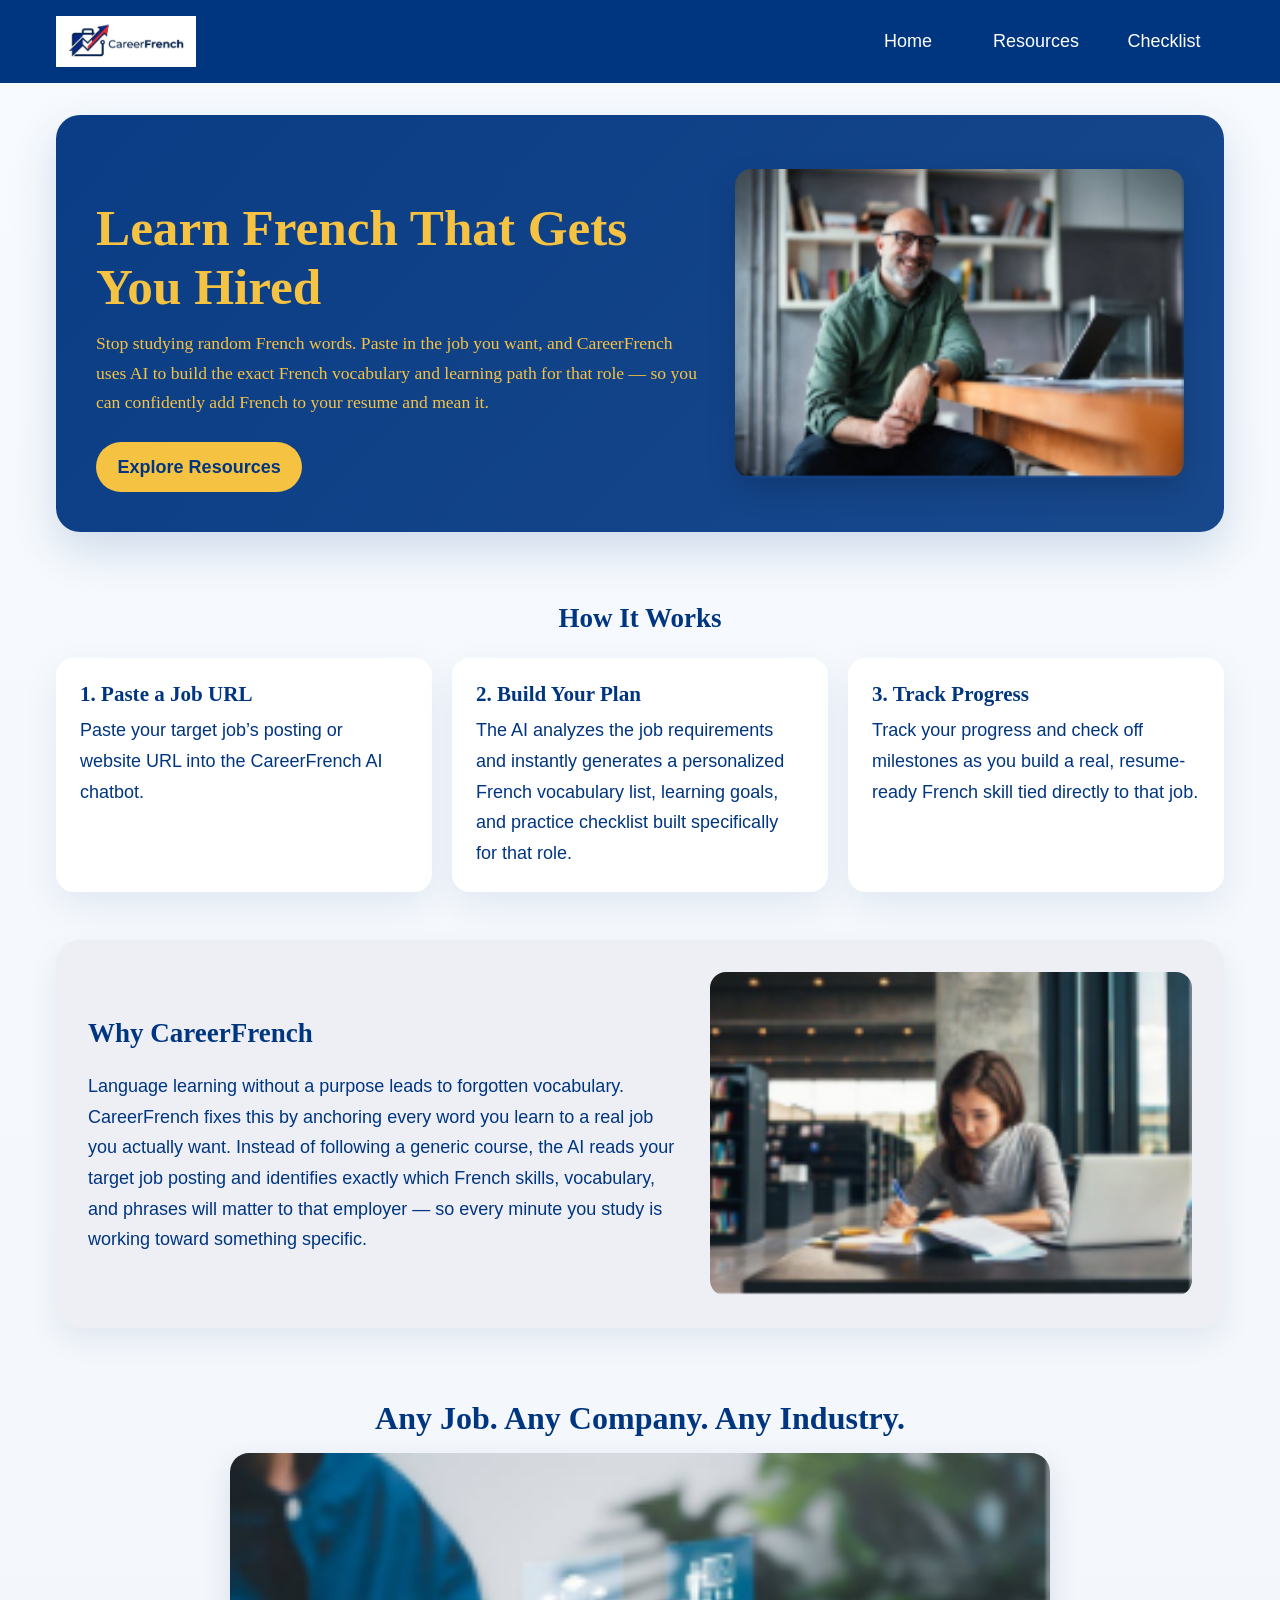
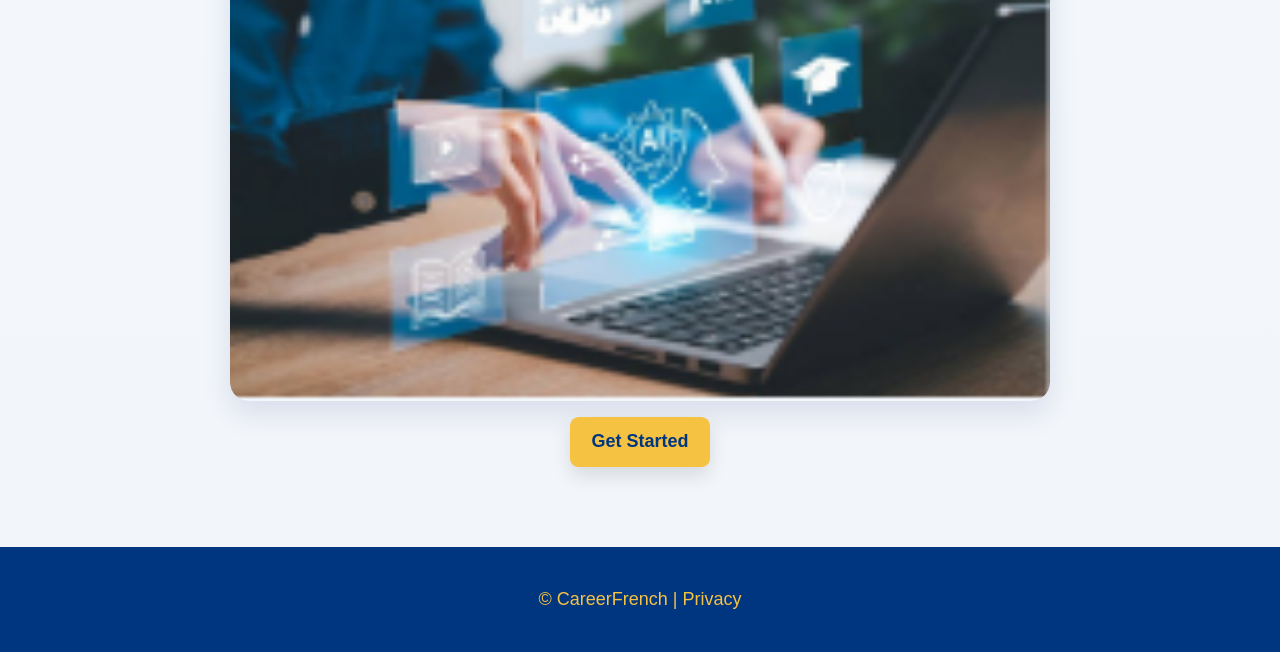
<file: index.html>
<!doctype html>
<html lang="en">
  <head>
    <meta charset="UTF-8" />
    <meta name="viewport" content="width=device-width, initial-scale=1.0" />
    <title>HOME PAGE</title>
    <link rel="stylesheet" href="styles/styles.css" />
  </head>
  <body>
    <header>
      <nav>
        <a href="index.html" class="brand-link">
          <img src="images/Logo-cropped.png" alt="CareerFrench Logo" />
        </a>
        <ul>
          <li><a href="index.html">Home</a></li>
          <li><a href="resources.html">Resources</a></li>
          <li><a href="checklist.html">Checklist</a></li>
        </ul>
      </nav>
    </header>

    <main class="home-page">
      <section class="hero">
        <div class="hero-text">
          <h1>Learn French That Gets You Hired</h1>
          <h3>
            Stop studying random French words. Paste in the job you want, and
            CareerFrench uses AI to build the exact French vocabulary and
            learning path for that role — so you can confidently add French to
            your resume and mean it.
          </h3>
          <a class="button" href="resources.html">Explore Resources</a>
        </div>
        <div class="hero-image">
          <img src="images/Home_1.png" alt="CareerFrench learning flow" />
        </div>
      </section>

      <section class="steps-section">
        <h2>How It Works</h2>
        <div class="step-grid">
          <article class="step-card">
            <h3>1. Paste a Job URL</h3>
            <p>
              Paste your target job’s posting or website URL into the
              CareerFrench AI chatbot.
            </p>
          </article>
          <article class="step-card">
            <h3>2. Build Your Plan</h3>
            <p>
              The AI analyzes the job requirements and instantly generates a
              personalized French vocabulary list, learning goals, and practice
              checklist built specifically for that role.
            </p>
          </article>
          <article class="step-card">
            <h3>3. Track Progress</h3>
            <p>
              Track your progress and check off milestones as you build a real,
              resume-ready French skill tied directly to that job.
            </p>
          </article>
        </div>
      </section>

      <section class="why-section">
        <div class="why-text">
          <h2>Why CareerFrench</h2>
          <p>
            Language learning without a purpose leads to forgotten vocabulary.
            CareerFrench fixes this by anchoring every word you learn to a real
            job you actually want. Instead of following a generic course, the AI
            reads your target job posting and identifies exactly which French
            skills, vocabulary, and phrases will matter to that employer — so
            every minute you study is working toward something specific.
          </p>
        </div>
        <img src="images/Home_2.png" alt="Why CareerFrench" />
      </section>

      <section class="industries">
        <h3>Any Job. Any Company. Any Industry.</h3>
        <img src="images/Home_3.png" alt="CareerFrench examples" />
        <a class="hero-cta square-cta" href="resources.html">Get Started</a>
      </section>
    </main>

    <footer>
      <p>&copy; CareerFrench | Privacy</p>
    </footer>
  </body>
</html>
</file>
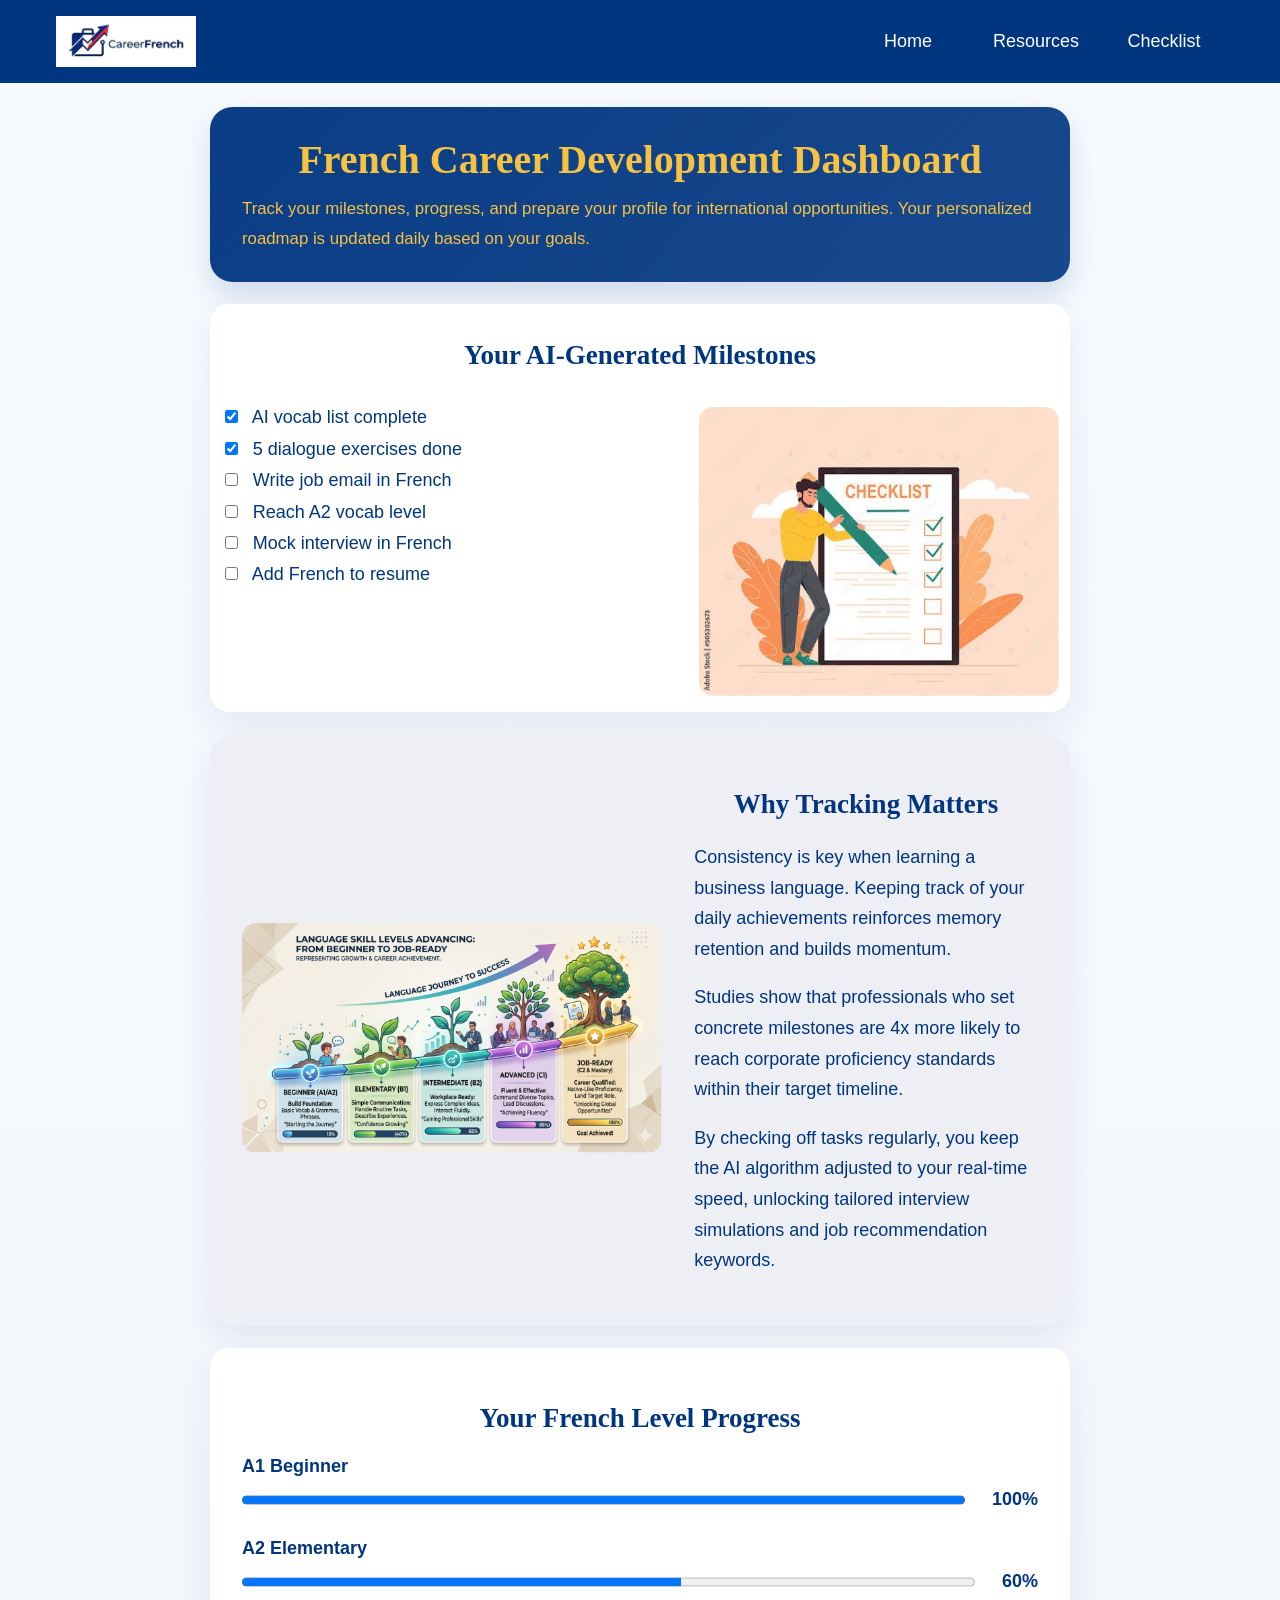
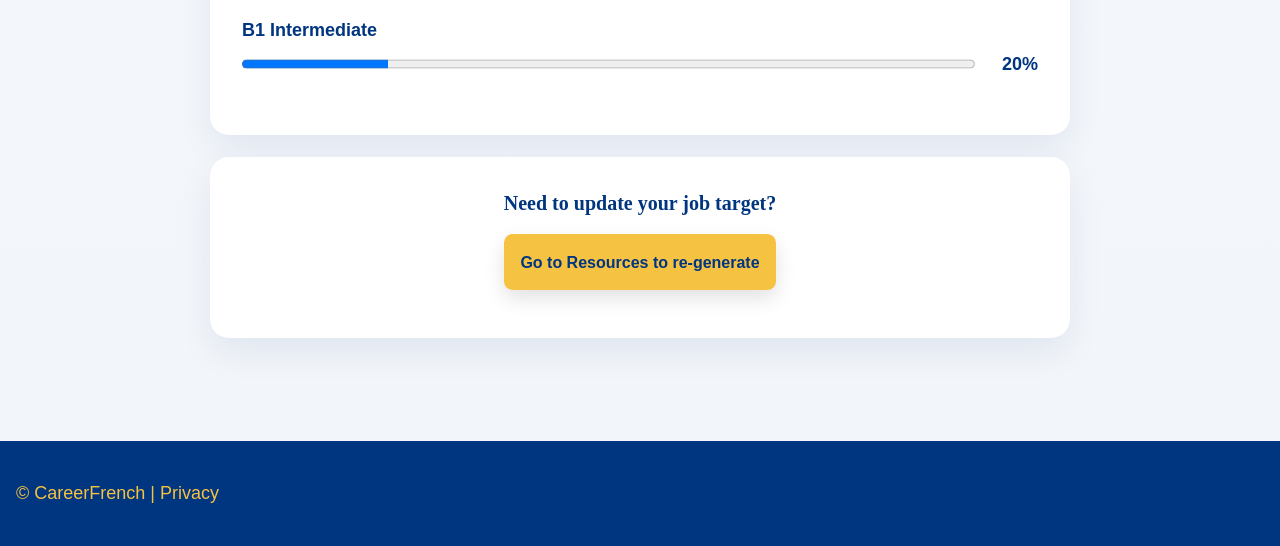
<file: checklist.html>
<!doctype html>
<html lang="en">
  <head>
    <meta charset="UTF-8" />
    <title>CareerFrench - Career Checklist</title>
    <meta name="viewport" content="width=device-width, initial-scale=1.0" />
    <link rel="stylesheet" href="styles/styles.css?v=2" />
  </head>
  <body class="checklist-page">
    <header>
      <nav>
        <a href="index.html" class="brand-link">
          <img src="images/Logo-cropped.png" alt="CareerFrench Logo" style="max-width: 140px; border-radius: 0; margin-top: 0;" />
        </a>
        <ul>
          <li><a href="index.html">Home</a></li>
          <li><a href="resources.html">Resources</a></li>
          <li><a href="checklist.html">Checklist</a></li>
        </ul>
      </nav>
    </header>

    <main>
      <section class="resources-intro">
        <h1>French Career Development Dashboard</h1>
        <p>
          Track your milestones, progress, and prepare your profile for
          international opportunities. Your personalized roadmap is updated daily based on your goals.
        </p>
      </section>

      <section class="resource-card">
        <h2>Your AI-Generated Milestones</h2>
        <div class="vocab-layout">
          <form>
            <ul>
              <li>
                <input type="checkbox" id="milestone1" checked />
                <label for="milestone1">AI vocab list complete</label>
              </li>
              <li>
                <input type="checkbox" id="milestone2" checked />
                <label for="milestone2">5 dialogue exercises done</label>
              </li>
              <li>
                <input type="checkbox" id="milestone3" />
                <label for="milestone3">Write job email in French</label>
              </li>
              <li>
                <input type="checkbox" id="milestone4" />
                <label for="milestone4">Reach A2 vocab level</label>
              </li>
              <li>
                <input type="checkbox" id="milestone5" />
                <label for="milestone5">Mock interview in French</label>
              </li>
              <li>
                <input type="checkbox" id="milestone6" />
                <label for="milestone6">Add French to resume</label>
              </li>
            </ul>
          </form>
          <div>
            <img src="images/Checklist.png" alt="Milestones Illustration" class="vocab-image" />
          </div>
        </div>
      </section>

      <section class="why-section">
        <div>
          <img src="images/Why_tracking_matters.png" alt="Why tracking matters graphic" />
        </div>
        <div>
          <h2>Why Tracking Matters</h2>
          <p>
            Consistency is key when learning a business language. Keeping track of
            your daily achievements reinforces memory retention and builds
            momentum.
          </p>
          <p>
            Studies show that professionals who set concrete milestones are 4x
            more likely to reach corporate proficiency standards within their
            target timeline.
          </p>
          <p>
            By checking off tasks regularly, you keep the AI algorithm adjusted to
            your real-time speed, unlocking tailored interview simulations and job
            recommendation keywords.
          </p>
        </div>
      </section>

      <section class="resource-card" style="text-align: left; padding: 2rem;">
        <h2 style="text-align: center;">Your French Level Progress</h2>
        <div style="margin-bottom: 1.5rem;">
          <label for="progress-a1" style="display: block; margin-bottom: 0.5rem; font-weight: bold;">A1 Beginner</label>
          <div style="display: flex; align-items: center; gap: 1rem;">
            <progress id="progress-a1" value="100" max="100" style="flex-grow: 1;"></progress>
            <span style="font-weight: bold;">100%</span>
          </div>
        </div>
        <div style="margin-bottom: 1.5rem;">
          <label for="progress-a2" style="display: block; margin-bottom: 0.5rem; font-weight: bold;">A2 Elementary</label>
          <div style="display: flex; align-items: center; gap: 1rem;">
            <progress id="progress-a2" value="60" max="100" style="flex-grow: 1;"></progress>
            <span style="font-weight: bold;">60%</span>
          </div>
        </div>
        <div style="margin-bottom: 1.5rem;">
          <label for="progress-b1" style="display: block; margin-bottom: 0.5rem; font-weight: bold;">B1 Intermediate</label>
          <div style="display: flex; align-items: center; gap: 1rem;">
            <progress id="progress-b1" value="20" max="100" style="flex-grow: 1;"></progress>
            <span style="font-weight: bold;">20%</span>
          </div>
        </div>
      </section>

      <section class="resource-card resource-card--form" style="text-align: center; padding: 2rem;">
        <h3>Need to update your job target?</h3>
        <p><a href="resources.html" class="hero-cta" style="display: inline-block; margin-top: 0.5rem;">Go to Resources to re-generate</a></p>
      </section>
    </main>

    <footer>
      <p>&copy; CareerFrench | Privacy</p>
    </footer>
  </body>
</html>
</file>
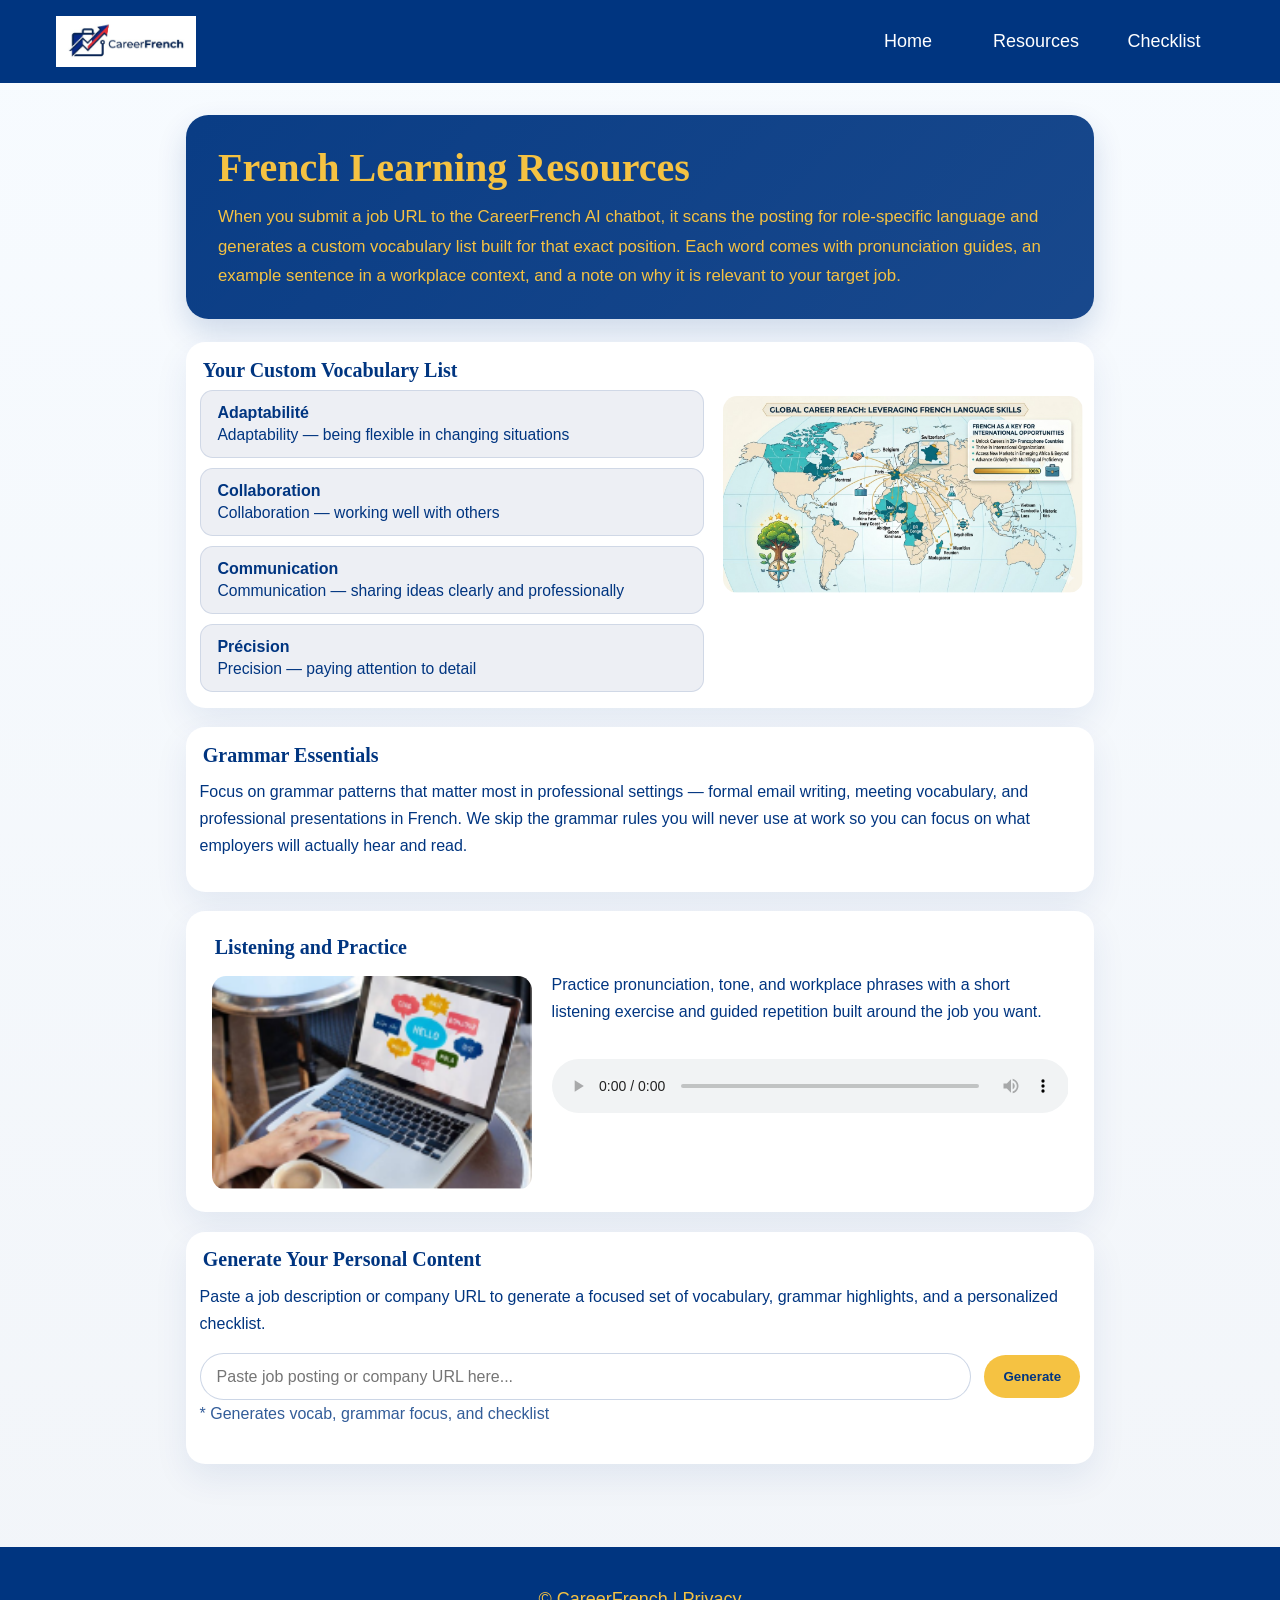
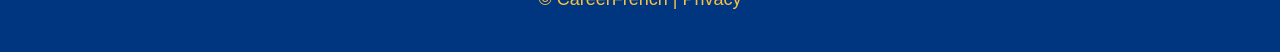
<file: resources.html>
<!doctype html>
<html lang="en">
  <head>
    <meta charset="UTF-8" />
    <meta name="viewport" content="width=device-width, initial-scale=1.0" />
    <title>French Learning Resources</title>
    <link rel="stylesheet" href="styles/styles.css" />
  </head>
  <body>
    <header>
      <nav>
        <a href="index.html" class="brand-link">
          <img src="images/Logo-cropped.png" alt="CareerFrench Logo" />
        </a>
        <ul>
          <li><a href="index.html">Home</a></li>
          <li><a href="resources.html">Resources</a></li>
          <li><a href="checklist.html">Checklist</a></li>
        </ul>
      </nav>
    </header>

    <main class="resources-page">
      <section class="resources-intro">
        <h1>French Learning Resources</h1>
        <p>
          When you submit a job URL to the CareerFrench AI chatbot, it scans
          the posting for role-specific language and generates a custom
          vocabulary list built for that exact position. Each word comes with
          pronunciation guides, an example sentence in a workplace context,
          and a note on why it is relevant to your target job.
        </p>
      </section>

      <section class="resource-card">
        <h3>Your Custom Vocabulary List</h3>
        <div class="vocab-layout">
          <div class="vocab-list">
            <div class="vocab-item">
              <strong>Adaptabilité</strong>
              <span>Adaptability — being flexible in changing situations</span>
            </div>
            <div class="vocab-item">
              <strong>Collaboration</strong>
              <span>Collaboration — working well with others</span>
            </div>
            <div class="vocab-item">
              <strong>Communication</strong>
              <span>Communication — sharing ideas clearly and professionally</span>
            </div>
            <div class="vocab-item">
              <strong>Précision</strong>
              <span>Precision — paying attention to detail</span>
            </div>
          </div>
          <img src="images/Vocab_list.png" alt="Vocabulary List" class="vocab-image" />
        </div>
      </section>

      <section class="resource-card">
        <h3>Grammar Essentials</h3>
        <p>
          Focus on grammar patterns that matter most in professional settings
          — formal email writing, meeting vocabulary, and professional
          presentations in French. We skip the grammar rules you will never
          use at work so you can focus on what employers will actually hear
          and read.
        </p>
      </section>

      <section class="resource-card listening-card">
        <h3>Listening and Practice</h3>
        <div class="listening-layout">
          <img src="images/Listening_and_practice.png" alt="Listening and Practice" class="listening-image" />
          <div class="listening-content">
            <p>
              Practice pronunciation, tone, and workplace phrases with a short
              listening exercise and guided repetition built around the job you
              want.
            </p>
            <audio controls>
              <source src="https://cdn.freesound.org/previews/46/46992_514283-lq.ogg" type="audio/ogg" />
              <source src="https://cdn.freesound.org/previews/46/46992_514283-lq.mp3" type="audio/mpeg" />
              Your browser does not support the audio element.
            </audio>
          </div>
        </div>
      </section>

      <section class="resource-card resource-card--form">
        <h3>Generate Your Personal Content</h3>
        <p>
          Paste a job description or company URL to generate a focused set of
          vocabulary, grammar highlights, and a personalized checklist.
        </p>
        <form class="resource-form">
          <input type="text" placeholder="Paste job posting or company URL here..." />
          <button type="submit" class="button">Generate</button>
        </form>
        <p class="note">* Generates vocab, grammar focus, and checklist</p>
      </section>
    </main>

    <footer>
      <p>&copy; CareerFrench | Privacy</p>
    </footer>
  </body>
</html>
</file>
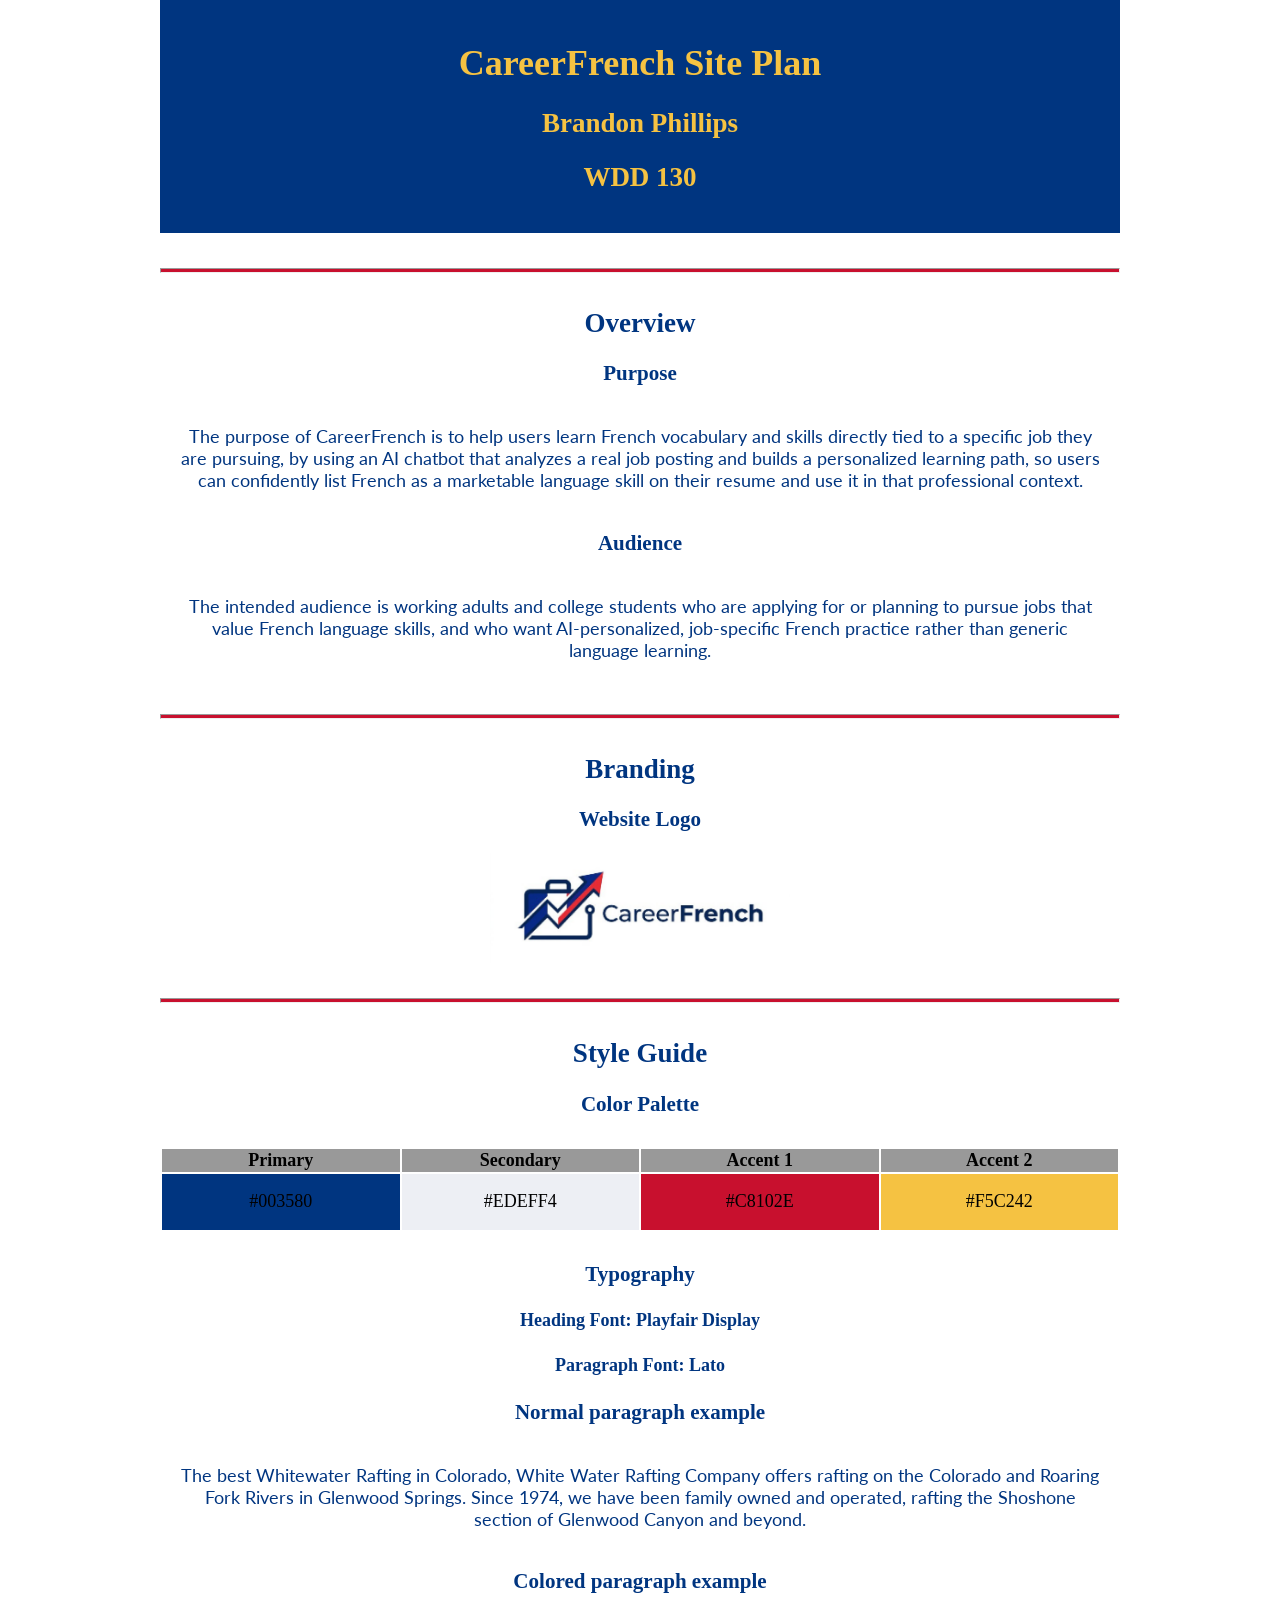
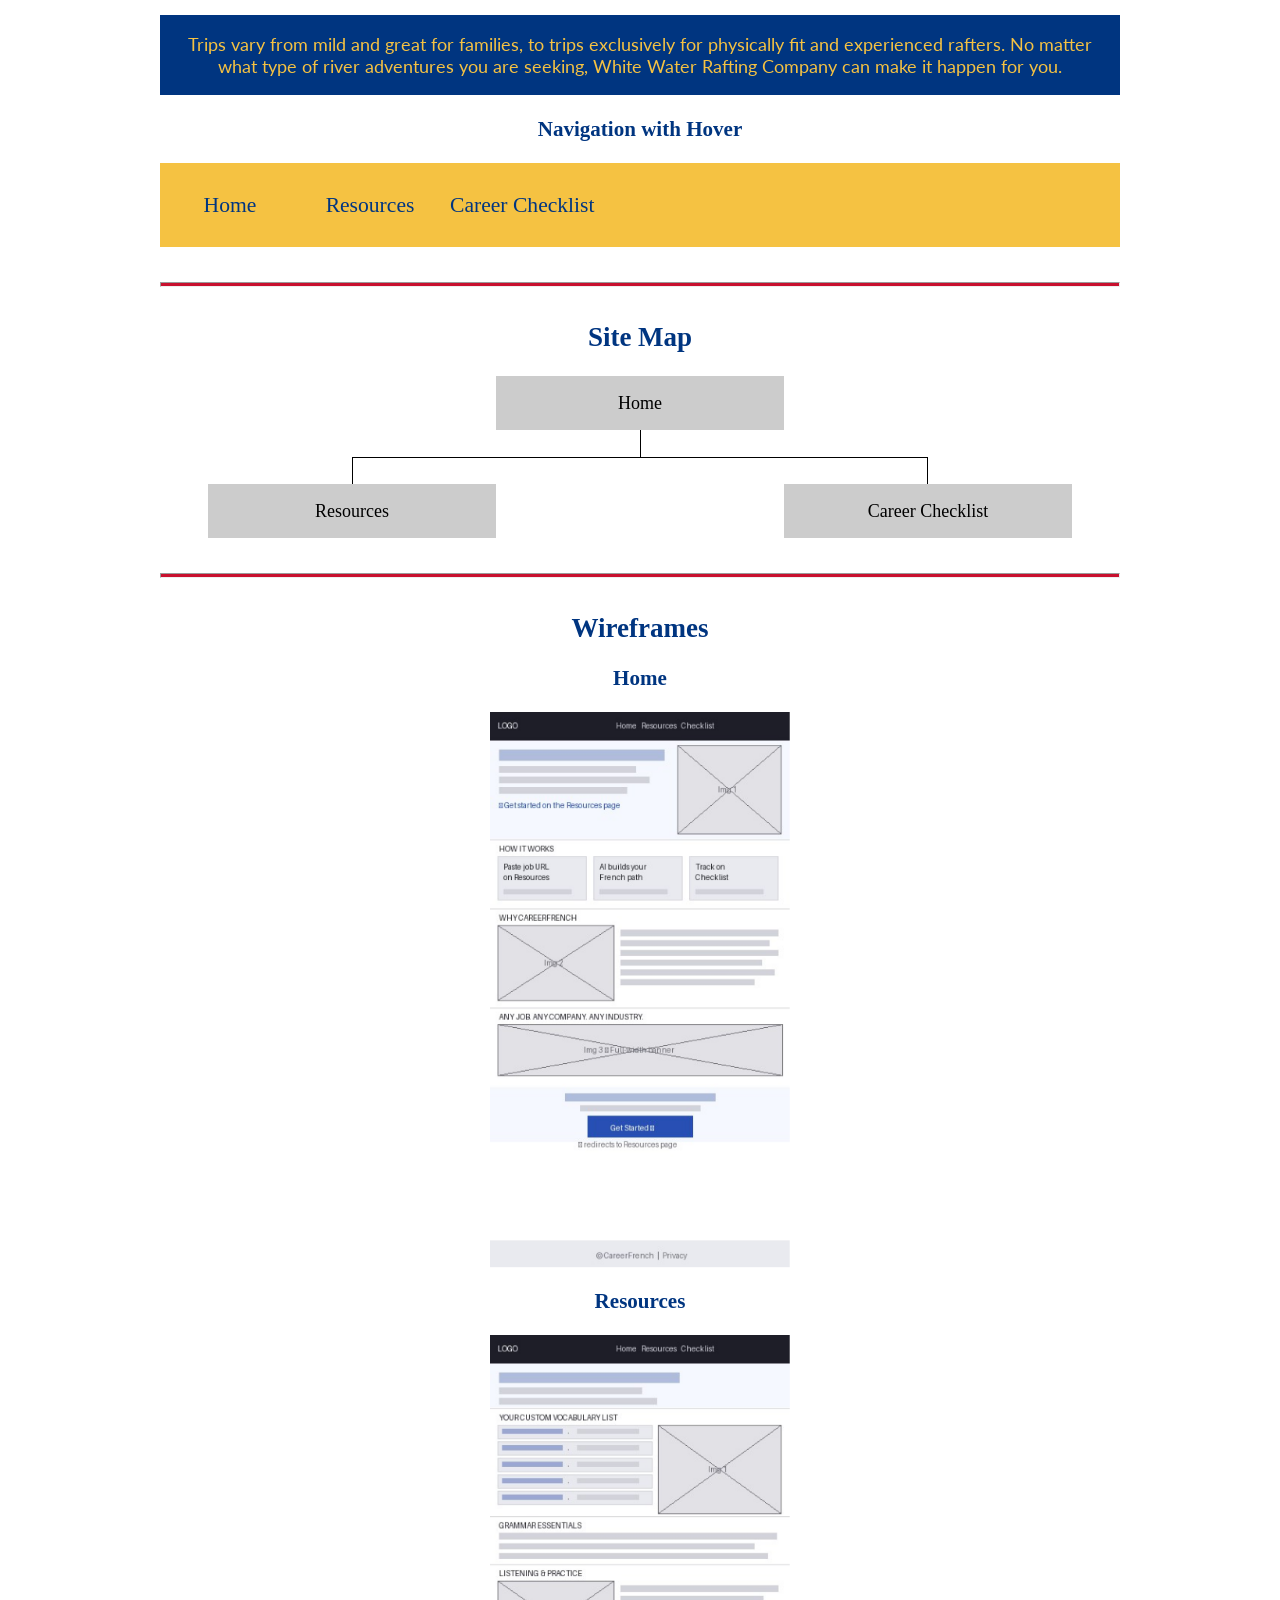
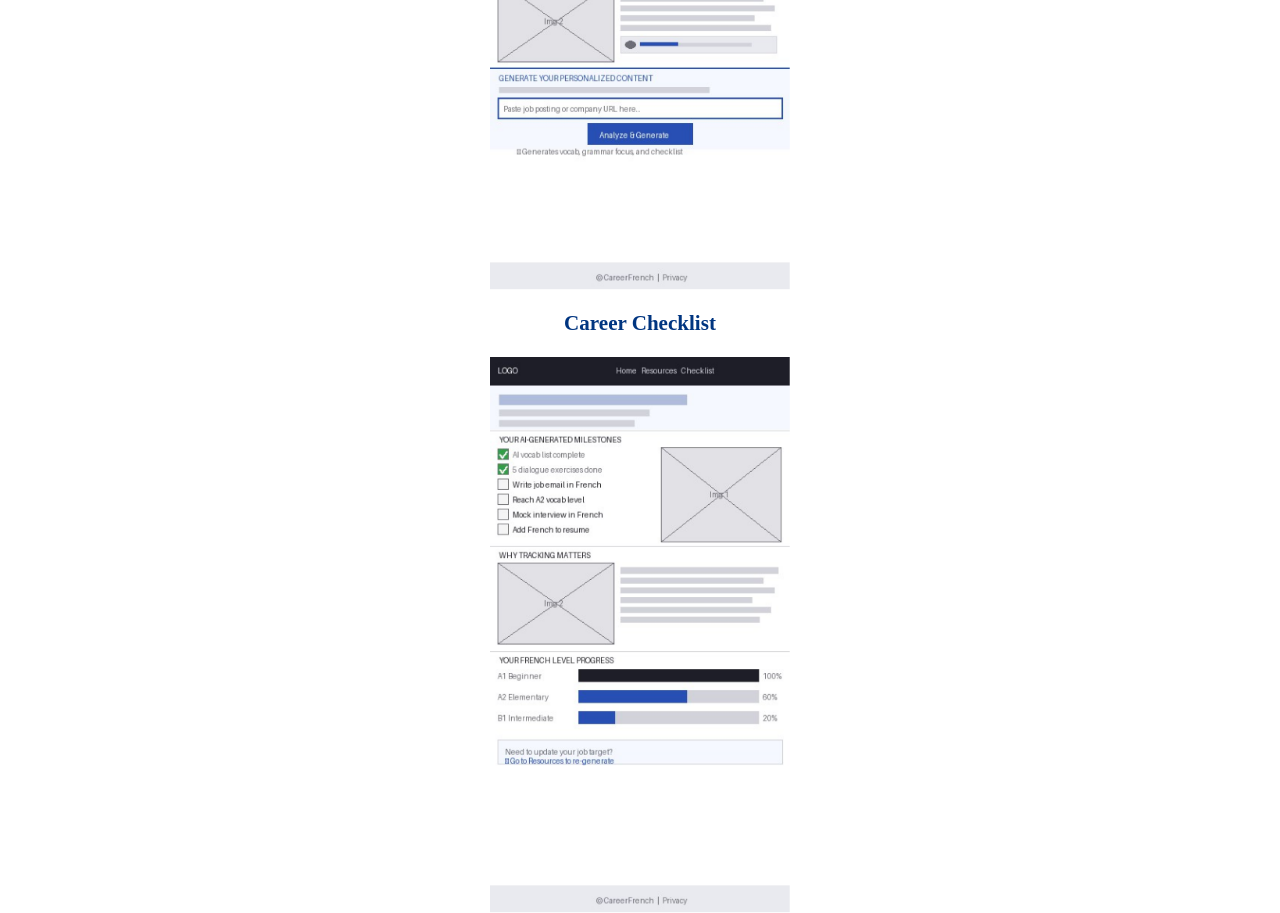
<file: site-plan.html>
<!DOCTYPE html>
<html lang="en-us">

<head>
  <meta charset="utf-8" />
  <title>Site Plan</title>
  <link type="text/css" rel="stylesheet" href="styles/site-plan-rafting.css" />
</head>

<body>
  <header>
    <h1>CareerFrench Site Plan</h1>
    <h2>Brandon Phillips</h2>
    <h2>WDD 130</h2>
    <!-- In the header above, add the name of your site, your name and class number. For example if you are in section 3 you would put WDD 130-03 -->
  </header>
  <main>
    <!-- ------------------------Steps 2-5------------------------------ -->
    <hr />
    <h2>Overview</h2>
    <h3>Purpose</h3>
    <p>The purpose of CareerFrench is to help users learn French vocabulary and skills directly tied to a
specific job they are pursuing, by using an AI chatbot that analyzes a real job posting and builds
a personalized learning path, so users can confidently list French as a marketable language skill
on their resume and use it in that professional context.</p>
    <!-- change this -->

    <h3>Audience</h3>
    <p>The intended audience is working adults and college students who are applying for or planning
to pursue jobs that value French language skills, and who want AI-personalized, job-specific
French practice rather than generic language learning.</p>
    <!-- change this -->

    <hr />
    <h2>Branding</h2>
    <h3>Website Logo</h3>
    <!-- Replace this with some sort of logo for your site.  A logo can be as simple as the name of your site in a nice font :) -->
    <img src="images/Logo-cropped.png" alt="Logo image" />
    <hr />
    <h2>Style Guide</h2>

    <!-- ------------------------Steps 6-9------------------------------ -->

    <h3>Color Palette</h3>
    <!--  The colors you choose for a website are one of the most important decisions you will make. You should have at least 2 colors but do not have to fill in all 4 if you do not need them.  -->
    
    <table class="colors">
      <tr>
        <th>Primary</th>
        <th>Secondary</th>
        <th>Accent 1</th>
        <th>Accent 2</th>
      </tr>
      
      <tr>
        <td class="primary">#003580</td>
        <td class="secondary">#EDEFF4</td>
        <td class="accent1">#C8102E</td>
        <td class="accent2">#F5C242</td>
      </tr>
    </table>

    <!-- ------------------------Steps 10-12------------------------------ -->

    <h3>Typography</h3>
    <!-- Choose a font for your paragraphs (body copy) and headlines. What font(s) have you chosen? Think also about which of your colors above you might use for background and font colors. -->

    <h4>
      Heading Font: Playfair Display
      <!-- change this -->
    </h4>
    <h4>
      Paragraph Font: Lato
      <!-- change this -->
    </h4>
    <h3>Normal paragraph example</h3>
    <p>
      The best Whitewater Rafting in Colorado, White Water Rafting Company
      offers rafting on the Colorado and Roaring Fork Rivers in Glenwood
      Springs. Since 1974, we have been family owned and operated, rafting the
      Shoshone section of Glenwood Canyon and beyond.
    </p>
    <h3>Colored paragraph example</h3>
    <p class="colored">
      Trips vary from mild and great for families, to trips exclusively for
      physically fit and experienced rafters. No matter what type of river
      adventures you are seeking, White Water Rafting Company can make it
      happen for you.
    </p>

    <!-- ------------------------Step 13------------------------------ -->

    <h3>Navigation with Hover</h3>
    <!-- Think about how you want your navigation bar to look. In the site-plan.css file change the colors to your colors to get the look you desire. -->
    <nav>
      <a href="#">Home</a>
      <a href="#">Resources</a>
      <a href="#">Career Checklist</a>
    </nav>
    <hr />
    <h2>Site Map</h2>
    <div class="sitemap">
      <div class="sm-home">Home</div>
      <div class="sm-page2">
        Resources
      </div>
      <div class="sm-page3">
        Career Checklist
      </div>

      <div class="top">&nbsp;</div>
      <div class="left">&nbsp;</div>
      <div class="right">&nbsp;</div>
    </div>
    <hr />
    <h2>Wireframes</h2>
    <!-- Create an additional wireframe for your site. List it here below the Home page wireframe. -->

    <h3>Home</h3>

    <img src="images/Home.png" alt="home page wireframe" />

    <h3>Resources</h3>

    <img src="images/Resources.png" alt="resources page wireframe" />

    <h3>Career Checklist</h3>
    <img src="images/Career_checklist.png" alt="career checklist page wireframe" />

</html>
</file>
<file: styles/styles.css>
/* All pages */
:root {
  --primary-color: #003580;
  --secondary-color: #EDEFF4;
  --accent1-color: #C8102E;
  --accent2-color: #F5C242;
  --heading-font: "Playfair Display";
  --paragraph-font: Lato;
  --headline-color-on-white: #003580;
  --headline-color-on-color: #F5C242;
  --paragraph-color-on-white: #003580;
  --paragraph-color-on-color: #F5C242;
  --paragraph-background-color: #003580;
  --nav-link-color: white;
  --nav-background-color: #F5C242;
  --nav-hover-link-color: #F5C242;
  --nav-hover-background-color: #EDEFF4;
}

@import url('https://fonts.googleapis.com/css2?family=Lato:wght@400;700&family=Playfair+Display:wght@700;800&display=swap');

* {
  box-sizing: border-box;
}

body {
  margin: 0 auto;
  font-size: 18px;
  text-align: center;
  background: linear-gradient(180deg, #f7fbff 0%, #f2f5f9 100%);
  color: var(--primary-color);
  font-family: var(--paragraph-font), Arial, sans-serif;
}

img {
  display: block;
  margin: 0 auto;
  max-width: 100%;
}

h1, h2, h3, h4, h5, h6 {
  font-family: var(--heading-font), serif;
  color: var(--headline-color-on-white);
}

h2 {
  text-align: center;
}

hr {
  height: 3px;
  margin: 35px 0;
  background: var(--accent1-color);
  border: 0;
}

header {
  padding: 1rem 0;
  text-align: center;
  color: var(--headline-color-on-color);
  background-color: var(--paragraph-background-color);
}

header > h1, header > h2 {
  color: var(--headline-color-on-color);
}

p {
  font-family: var(--paragraph-font), Arial, sans-serif;
  color: var(--paragraph-color-on-white);
  padding: 1em;
  line-height: 1.7;
}

main {
  max-width: 1200px;
  margin: 0 auto;
  padding: 0 1rem 3rem;
}

/* Index */
.home-page {
  text-align: left;
}

.hero {
  display: grid;
  grid-template-columns: 1.15fr 0.85fr;
  gap: 2rem;
  align-items: center;
  padding: 2.5rem;
  margin-top: 2rem;
  background: linear-gradient(135deg, rgba(0, 53, 128, 0.96), rgba(0, 53, 128, 0.9));
  color: var(--headline-color-on-color);
  border-radius: 1.5rem;
  box-shadow: 0 18px 45px rgba(0, 53, 128, 0.16);
}

.hero h1 {
  font-size: clamp(2rem, 4vw, 3.2rem);
  color: var(--headline-color-on-color);
  margin-bottom: 0.8rem;
}

.hero h3 {
  font-size: 1.1rem;
  line-height: 1.7;
  font-weight: 400;
  color: var(--headline-color-on-color);
  margin: 0 0 1.5rem;
  max-width: 620px;
}

.hero .button {
  display: inline-block;
  padding: 0.9rem 1.35rem;
  background: var(--accent2-color);
  color: var(--primary-color);
  text-decoration: none;
  border-radius: 999px;
  font-weight: 700;
  transition: transform 0.2s ease, background-color 0.2s ease;
}

.hero .button:hover {
  background: #f7d76d;
  transform: translateY(-2px);
}

.hero img {
  width: 100%;
  height: auto;
  border-radius: 1rem;
  box-shadow: 0 12px 30px rgba(0, 0, 0, 0.16);
}

.hero-image {
  display: flex;
  flex-direction: column;
  gap: 0.9rem;
  align-items: center;
}

.hero-cta {
  display: inline-block;
  padding: 0.9rem 1rem;
  background: var(--accent2-color);
  color: var(--primary-color);
  text-decoration: none;
  border-radius: 0.55rem;
  font-weight: 700;
  box-shadow: 0 8px 20px rgba(0, 0, 0, 0.12);
  transition: transform 0.2s ease, background-color 0.2s ease;
}

.hero-cta:hover {
  background: #f7d76d;
  transform: translateY(-2px);
}

.square-cta {
  margin-top: 1rem;
  min-width: 140px;
  text-align: center;
}

.steps-section {
  padding: 3rem 0 2rem;
}

.steps-section h2 {
  text-align: center;
  margin-bottom: 1.5rem;
}

.step-grid {
  display: grid;
  grid-template-columns: repeat(3, minmax(0, 1fr));
  gap: 1.25rem;
}

.step-card {
  padding: 1.5rem;
  background: white;
  border-radius: 1.1rem;
  box-shadow: 0 14px 35px rgba(0, 53, 128, 0.08);
}

.step-card h3 {
  margin-top: 0;
  margin-bottom: 0.55rem;
  color: var(--primary-color);
}

.step-card p {
  padding: 0;
  margin: 0;
  color: var(--primary-color);
}

.why-section {
  margin-top: 1rem;
  padding: 2rem;
  background: var(--secondary-color);
  border-radius: 1.5rem;
  display: grid;
  grid-template-columns: 1.1fr 0.9fr;
  gap: 2rem;
  align-items: center;
  box-shadow: 0 12px 30px rgba(0, 53, 128, 0.08);
}

.why-section h2 {
  text-align: left;
}

.why-section p {
  padding: 0;
}

.why-section img {
  width: 100%;
  height: auto;
  border-radius: 1rem;
}

.industries {
  padding: 2.5rem 0 0;
  text-align: center;
}

.industries h3 {
  font-size: clamp(1.4rem, 2.5vw, 2rem);
  color: var(--primary-color);
  margin-bottom: 1rem;
}

.industries img {
  width: min(100%, 820px);
  margin-top: 1rem;
  border-radius: 1.2rem;
  box-shadow: 0 12px 30px rgba(0, 53, 128, 0.12);
}

footer {
  background: var(--paragraph-background-color);
  color: var(--headline-color-on-color);
  padding: 1.2rem 1rem;
  margin-top: 2rem;
}

footer p {
  padding: 0;
  color: var(--headline-color-on-color);
}

.colors {
  width: 100%;
  min-width: 350px;
  margin: 30px auto;
  text-align: center;
}

.colors th {
  background-color: #999;
}

.colors td {
  width: 25%;
  height: 3em;
}

.primary {
  background-color: var(--primary-color);
}

.secondary {
  background-color: var(--secondary-color);
}

.accent1 {
  background-color: var(--accent1-color);
}

.accent2 {
  background-color: var(--accent2-color);
}

p.colored {
  background-color: var(--paragraph-background-color);
  color: var(--paragraph-color-on-color);
}

nav {
  max-width: 1200px;
  margin: 0 auto;
  padding: 0 1rem;
  display: flex;
  align-items: center;
  justify-content: space-between;
  gap: 1rem;
  flex-wrap: wrap;
}

nav .brand-link {
  padding: 0;
  min-width: auto;
}

nav img {
  align-self: left;
  max-width: 140px;
  height: auto;
  margin: 0;
}

nav a {
  padding: 0.75rem 1rem;
  min-width: 120px;
  text-decoration: none;
  border-radius: 999px;
  transition: background-color 0.2s ease, color 0.2s ease;
}

nav a:link, nav a:visited {
  color: var(--nav-link-color);
}

nav a:hover {
  color: var(--nav-hover-link-color);
  background-color: var(--nav-hover-background-color);
}

nav ul {
  display: flex;
  gap: 0.5rem;
  list-style-type: none;
  margin: 0;
  padding: 0;
  flex-wrap: wrap;
}

nav li {
  display: flex;
}

.resources-page {
  max-width: 940px;
  margin: 2rem auto 0;
  padding: 0 1rem 2rem;
  text-align: left;
}

.resources-intro {
  padding: 1.8rem 2rem 1.8rem;
  margin-bottom: 1.4rem;
  border-radius: 1.4rem;
  background: linear-gradient(135deg, rgba(0, 53, 128, 0.96), rgba(0, 53, 128, 0.9));
  color: var(--headline-color-on-color);
  box-shadow: 0 14px 30px rgba(0, 53, 128, 0.16);
}

.resources-intro h1 {
  margin: 0 0 0.7rem;
  font-size: clamp(1.8rem, 3.2vw, 2.5rem);
  color: var(--headline-color-on-color);
}

.resources-intro p {
  padding: 0;
  margin: 0;
  color: var(--headline-color-on-color);
  line-height: 1.75;
  font-size: 1.05rem;
}

.resource-card {
  margin-bottom: 1.2rem;
  padding: 0.85rem 0.85rem 1rem;
  border-radius: 1.2rem;
  background: white;
  box-shadow: 0 14px 34px rgba(0, 53, 128, 0.08);
}

.resource-card h3 {
  margin-top: 0.2rem;
  margin-bottom: 0.7rem;
  padding: 0 0.2rem;
  color: var(--primary-color);
  font-size: 1.25rem;
}

.resource-card p {
  padding: 0;
  margin: 0 0 1rem;
  color: var(--primary-color);
  font-size: 1rem;
}

.resource-card img {
  width: 100%;
  max-width: 760px;
  height: auto;
  border-radius: 0.9rem;
  margin-top: 0.35rem;
}

.vocab-layout {
  display: grid;
  grid-template-columns: minmax(0, 1fr) 360px;
  gap: 1rem;
  align-items: start;
  margin: -0.15rem -0.15rem 0;
}

.vocab-list {
  display: grid;
  gap: 0.65rem;
  margin-bottom: 0;
  padding: 0 0.2rem;
}

.vocab-item {
  display: flex;
  flex-direction: column;
  gap: 0.25rem;
  padding: 0.8rem 1rem;
  border: 1px solid rgba(0, 53, 128, 0.12);
  border-radius: 0.8rem;
  background: var(--secondary-color);
}

.vocab-item strong {
  color: var(--primary-color);
  font-size: 1rem;
}

.vocab-item span {
  color: var(--primary-color);
  font-size: 0.98rem;
}

.vocab-image {
  width: 100%;
  max-width: 360px;
  margin: 0;
  border-radius: 0.8rem;
  display: block;
  justify-self: end;
}

.listening-card {
  padding: 1.4rem 1.6rem;
}

.listening-layout {
  display: grid;
  grid-template-columns: 320px minmax(0, 1fr);
  gap: 1.25rem;
  align-items: start;
}

.listening-image {
  width: 100%;
  max-width: 320px;
  margin: 0;
  border-radius: 0.8rem;
  display: block;
}

.listening-content {
  display: flex;
  flex-direction: column;
  gap: 0.75rem;
}

.resource-card--form {
  padding-bottom: 1.3rem;
}

.resource-card + .resource-card {
  margin-top: 1.1rem;
}

.resource-form {
  display: flex;
  gap: 0.8rem;
  flex-wrap: wrap;
  align-items: center;
}

.resource-form input {
  flex: 1 1 280px;
  border: 1px solid rgba(0, 53, 128, 0.2);
  border-radius: 999px;
  padding: 0.85rem 1rem;
  font-size: 1rem;
}

.resource-form .button {
  border: 0;
  cursor: pointer;
  background: var(--accent2-color);
  color: var(--primary-color);
  padding: 0.85rem 1.2rem;
  border-radius: 999px;
  font-weight: 700;
}

.note {
  font-size: 0.95rem;
  opacity: 0.8;
  margin-top: 0.8rem;
}

audio {
  width: 100%;
  margin-top: 0.4rem;
}

.sitemap {
  display: grid;
  justify-content: center;
  grid-template-columns: repeat(6, 15%);
  grid-template-rows: 3em 1.5em 1.5em 3em;
  grid-template-areas: ". . home home . ."
    ". . . top . ."
    ". left left right right ."
    "page2 page2 . . page3 page3";
}

.sitemap > div {
  text-align: center;
}

.sm-home {
  grid-area: home;
  background-color: #ccc;
  line-height: 3em;
}

.sm-page2 {
  grid-area: page2;
  background-color: #ccc;
  line-height: 3em;
}

.sm-page3 {
  grid-area: page3;
  background-color: #ccc;
  line-height: 3em;
}

.top {
  grid-area: top;
  border-left: 1px solid;
}

.left {
  grid-area: left;
  border-top: 1px solid;
  border-left: 1px solid;
}

.right {
  grid-area: right;
  border-top: 1px solid;
  border-right: 1px solid;
}

/* Checklist */
.checklist-page {
  text-align: left;
}

.checklist-page main {
  max-width: 1000px;
  padding: 1.5rem 1rem 3rem;
}

.checklist-page section {
  margin: 0 auto 1.4rem;
  max-width: 860px;
}

.checklist-page h1,
.checklist-page h2 {
  text-align: center;
}

.checklist-page form ul {
  list-style: none;
  padding: 0;
  margin: 1rem 0 0;
  display: grid;
  gap: 0.65rem;
}

.checklist-page input[type="checkbox"] {
  margin-right: 0.6rem;
}

.checklist-page progress {
  width: min(100%, 280px);
  margin: 0.35rem 0.7rem 0.35rem 0;
}

.checklist-page img {
  max-width: 100%;
  margin-top: 1rem;
  border-radius: 0.9rem;
}

@media (max-width: 900px) {
  .hero,
  .why-section {
    grid-template-columns: 1fr;
  }

  .step-grid {
    grid-template-columns: 1fr;
  }

  .vocab-layout,
  .listening-layout {
    grid-template-columns: 1fr;
  }

  .vocab-image,
  .listening-image {
    max-width: 100%;
  }
}

@media (max-width: 600px) {
  nav {
    justify-content: center;
  }

  nav ul {
    justify-content: center;
  }

  .hero,
  .why-section {
    padding: 1.5rem;
  }
}
</file>
<file: styles/site-plan-rafting.css>
/* if you are using any Google fonts change the font names below to your fonts. 
Any spaces in your font name should be replaced with a +. 
Fonts are separated by a & */
@import url('https://fonts.googleapis.com/css2?family=IM+Fell+French+Canon&family=Lato:ital,wght@0,400;0,700;1,400&display=swap');

:root {
  /* change the values below to your colors from your palette */
  --primary-color: #003580   ;
  --secondary-color: #EDEFF4 ;
  --accent1-color: #C8102E;
  --accent2-color:#F5C242;


  /* change the values below to your chosen font(s) */
  --heading-font: "Playfair Display";
  --paragraph-font: Lato;

  /* these colors below should be chosen from among your palette colors above */
  --headline-color-on-white: #003580;  /* headlines on a#F5C242 background */ 
  --headline-color-on-color:#F5C242; /* headlines on a colored background */ 
  --paragraph-color-on-white: #003580; /* paragraph text on a#F5C242 background */ 
  --paragraph-color-on-color:#F5C242; /* paragraph text on a colored background */ 
  --paragraph-background-color: #003580  ;
  --nav-link-color: #003580;
  --nav-background-color: #F5C242;
  --nav-hover-link-color:#F5C242;
  --nav-hover-background-color: #003580;
}


/*  Look around below...but DON'T CHANGE ANYTHING! */

body {
  max-width: 960px;
  margin: 0 auto;
  font-size: 18px;
  text-align: center;
}
img {
  display: block;
  margin: 0 auto;
  max-width: 300px;
}
h1, h2, h3, h4, h5, h6 {
  font-family: var(--heading-font);
  color: var(--headline-color-on-white);
}
h2 {
  text-align: center;
}
hr {
  height: 3px;
  margin: 35px 0;
  background: var(--accent1-color);
}
header {
  padding: 1em;
  text-align: center;
  color: var(--headline-color-on-color);
  background-color: var(--paragraph-background-color);
}
header > h1, header > h2 {
  color: var(--headline-color-on-color);
}
p {
  font-family: var(--paragraph-font);
  color: var(--paragraph-color-on-white);
  padding: 1em;
}
.colors {
  width: 100%;
  min-width: 350px;
  margin: 30px auto;
  text-align: center;
}
.colors th {
  background-color: #999;
}
.colors td{
  width: 25%;
  height: 3em;
}
.primary {
  background-color: var(--primary-color);
}
.secondary {
  background-color: var(--secondary-color);
}
.accent1 {
  background-color: var(--accent1-color);
}
.accent2{
  background-color: var(--accent2-color);
}
p.colored {
  background-color: var(--paragraph-background-color);
  color: var(--paragraph-color-on-color);
}
nav {
  background-color: var(--nav-background-color);
  line-height: 3em;
  text-align: center;
  font-size: 1.2em;
}
nav  {
  list-style-type: none;
  display: flex;
}
nav a {
  padding:1em;
  min-width: 120px;
  text-decoration: none;
  padding: 10px;
}
nav a:link, nav a:visited {
  color: var(--nav-link-color);
}
nav a:hover {
  color: var(--nav-hover-link-color);
  background-color: var(--nav-hover-background-color);
}
nav img {
  align-self: left;
}
.sitemap {
  display: grid;
  justify-content: center;

  grid-template-columns: repeat(6, 15%);
  grid-template-rows: 3em 1.5em 1.5em 3em;
  grid-template-areas: ". . home home . ."
    ". . . top . ."
    ". left left right right ."
    "page2 page2 . . page3 page3";
}
.sitemap > div {
  text-align: center;
}
.sm-home {
  grid-area: home;
  background-color: #ccc;
  line-height: 3em;
}
.sm-page2 {
  grid-area: page2;
  background-color: #ccc;
  line-height: 3em;
}
.sm-page3 {
  grid-area: page3;
  background-color: #ccc;
  line-height: 3em;
}
.top {
  grid-area: top;
  border-left: 1px solid;
}
.left {
  grid-area: left;
  border-top: 1px solid;
  border-left: 1px solid;
}
.right {
  grid-area: right;
  border-top: 1px solid;
  border-right: 1px solid;
}
</file>
